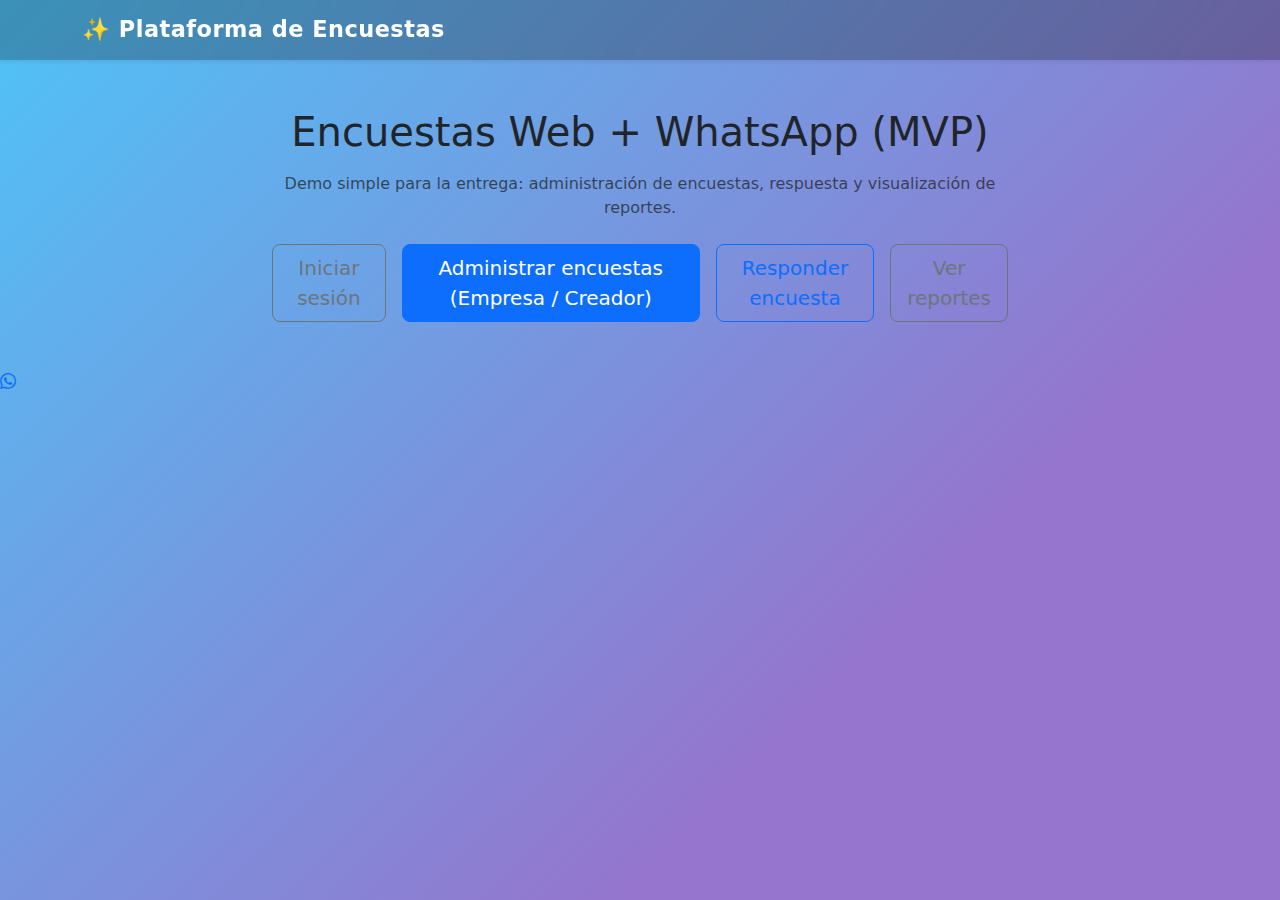
<file: index.html>
<!DOCTYPE html>
<html lang="es">
  <head>
    <meta charset="UTF-8" />
    <title>Plataforma de Encuestas - MVP</title>

    <!-- Bootstrap por CDN -->
    <link
        href="https://cdn.jsdelivr.net/npm/bootstrap@5.3.3/dist/css/bootstrap.min.css"
        rel="stylesheet"
    >

    <!-- Iconos -->
    <link
        rel="stylesheet"
        href="https://cdn.jsdelivr.net/npm/bootstrap-icons@1.11.3/font/bootstrap-icons.min.css"
    >

    <link rel="stylesheet" href="src/css/home.css" />
  </head>

  <body>
    <nav class="navbar navbar-dark shadow-sm">
      <div class="container">
        <span class="navbar-brand">✨ Plataforma de Encuestas</span>
      </div>
    </nav>

    <main class="container py-5">
        <div class="row justify-content-center">
            <div class="col-md-8 text-center">
                <h1 class="mb-3">Encuestas Web + WhatsApp (MVP)</h1>
                <p class="text-muted">
                    Demo simple para la entrega: administración de encuestas, respuesta y visualización de reportes.
                </p>

                <div class="d-flex flex-column flex-md-row justify-content-center gap-3 mt-4">
                    <a href="src/pages/login.html" class="btn btn-outline-secondary btn-lg">
                        Iniciar sesión
                    </a>
                    <a href="src/pages/admin-encuestas.html" class="btn btn-primary btn-lg">
                        Administrar encuestas (Empresa / Creador)
                    </a>
                    <a href="src/pages/responder.html" class="btn btn-outline-primary btn-lg">
                        Responder encuesta
                    </a>
                    <a href="src/pages/reportes.html" class="btn btn-outline-secondary btn-lg">
                        Ver reportes
                    </a>
                </div>
            </div>
        </div>
    </main>

    <!-- Botón flotante de WhatsApp -->
    <a
        href="#"
        class="whatsapp-float"
        title="Integración WhatsApp (futuro)"
    >
        <i class="bi bi-whatsapp"></i>
    </a>

    <script src="src/js/app.js"></script>
  </body>
</html>
</file>
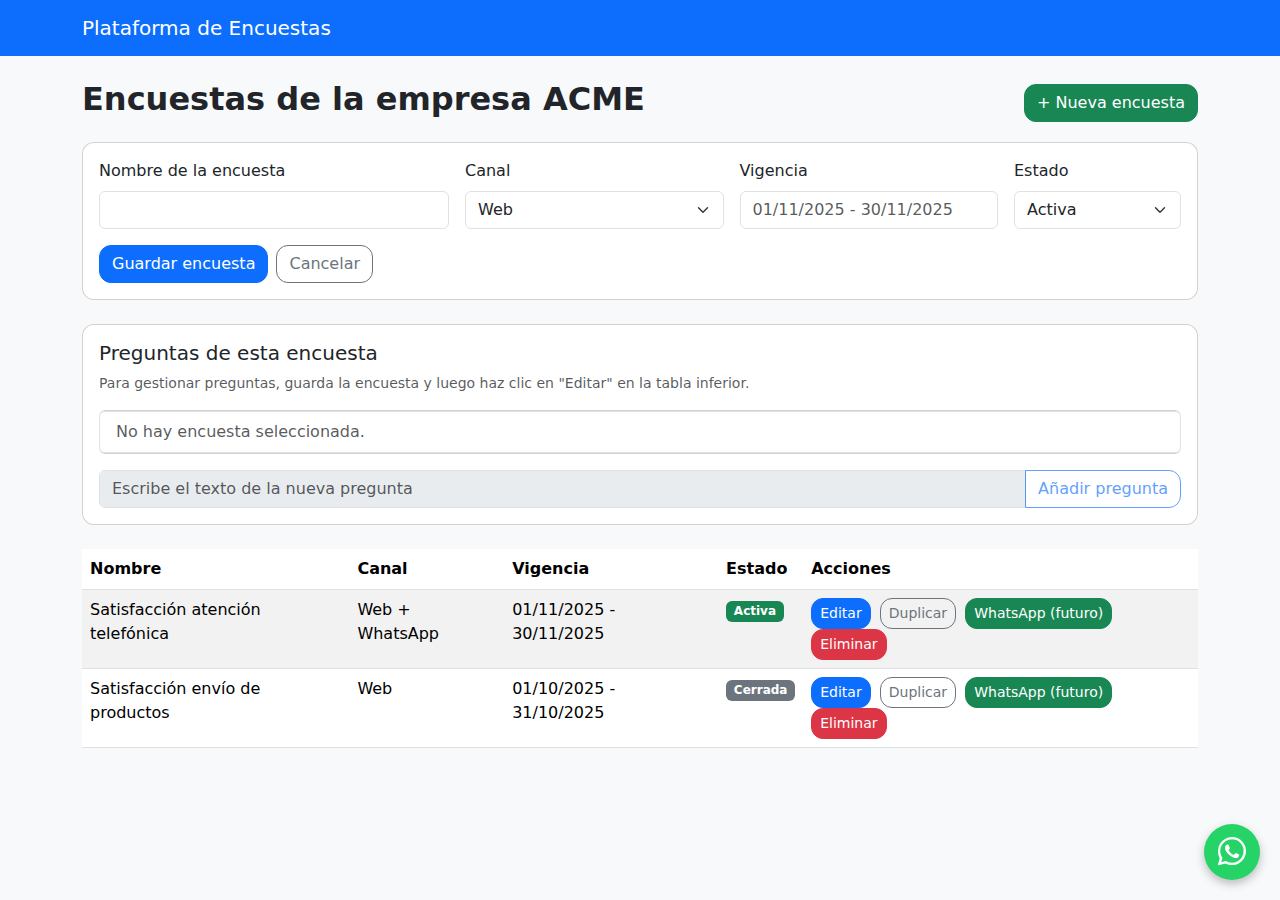
<file: src/pages/admin-encuestas.html>
<!DOCTYPE html>
<html lang="es">
  <head>
    <meta charset="UTF-8" />
    <title>Administrar encuestas</title>

    <link
        href="https://cdn.jsdelivr.net/npm/bootstrap@5.3.3/dist/css/bootstrap.min.css"
        rel="stylesheet"
    >
    <!-- Iconos -->
    <link
        rel="stylesheet"
        href="https://cdn.jsdelivr.net/npm/bootstrap-icons@1.11.3/font/bootstrap-icons.min.css"
    >
    <link rel="stylesheet" href="../css/style.css">
</head>
<body class="bg-light">
    <nav class="navbar navbar-expand-lg navbar-dark bg-primary">
        <div class="container">
            <a class="navbar-brand" href="../../index.html">Plataforma de Encuestas</a>
        </div>
    </nav>

    <main class="container py-4">
        <div class="d-flex justify-content-between align-items-center mb-3">
            <h2>Encuestas de la empresa ACME</h2>
            <button class="btn btn-success" id="btn-nueva-encuesta">+ Nueva encuesta</button>
        </div>

        <!-- Formulario para crear / editar encuesta -->
        <form id="encuesta-form" class="card card-body mb-4">
            <input type="hidden" id="encuesta-id">
            <div class="row g-3">
                <div class="col-md-4">
                    <label for="encuesta-nombre" class="form-label">Nombre de la encuesta</label>
                    <input type="text" class="form-control" id="encuesta-nombre" required>
                </div>
                <div class="col-md-3">
                    <label for="encuesta-canal" class="form-label">Canal</label>
                    <select class="form-select" id="encuesta-canal" required>
                        <option value="Web">Web</option>
                        <option value="Web + WhatsApp">Web + WhatsApp</option>
                        <option value="WhatsApp">WhatsApp</option>
                    </select>
                </div>
                <div class="col-md-3">
                    <label for="encuesta-vigencia" class="form-label">Vigencia</label>
                    <input type="text" class="form-control" id="encuesta-vigencia" placeholder="01/11/2025 - 30/11/2025" required>
                </div>
                <div class="col-md-2">
                    <label for="encuesta-estado" class="form-label">Estado</label>
                    <select class="form-select" id="encuesta-estado" required>
                        <option value="Activa">Activa</option>
                        <option value="Cerrada">Cerrada</option>
                    </select>
                </div>
            </div>

            <div class="mt-3 d-flex gap-2">
                <button type="submit" class="btn btn-primary">Guardar encuesta</button>
                <button class="btn btn-outline-secondary" id="encuesta-cancelar">Cancelar</button>
            </div>
        </form>

        <!-- SECCIÓN DE PREGUNTAS -->
        <section class="card card-body mb-4">
            <h5 class="mb-2">Preguntas de esta encuesta</h5>
            <p class="text-muted small mb-3" id="preguntas-ayuda">
                Para gestionar preguntas, primero guarda la encuesta y luego haz clic en <strong>Editar</strong> en la tabla inferior.
            </p>

            <ul class="list-group mb-3" id="preguntas-list">
            </ul>

            <div class="input-group">
                <input
                    type="text"
                    class="form-control"
                    id="nueva-pregunta-texto"
                    placeholder="Escribe el texto de la nueva pregunta"
                    disabled
                >
                <button class="btn btn-outline-primary" id="btn-agregar-pregunta" disabled>
                    Añadir pregunta
                </button>
            </div>
        </section>

        <!-- Tabla de encuestas -->
        <table class="table table-striped">
            <thead>
              <tr>
                <th>Nombre</th>
                <th>Canal</th>
                <th>Vigencia</th>
                <th>Estado</th>
                <th>Acciones</th>
              </tr>
            </thead>
            <tbody id="encuestas-tbody">
            </tbody>
          </table>
        </div>
      </div>
    </main>

    <!-- Botón flotante de WhatsApp -->
    <a
        href="#"
        class="whatsapp-float"
        title="Integración WhatsApp (futuro)"
    >
        <i class="bi bi-whatsapp"></i>
    </a>

    <script src="../js/app.js"></script>
</body>
</html>
<script src="../js/app.js" defer></script>
</file>
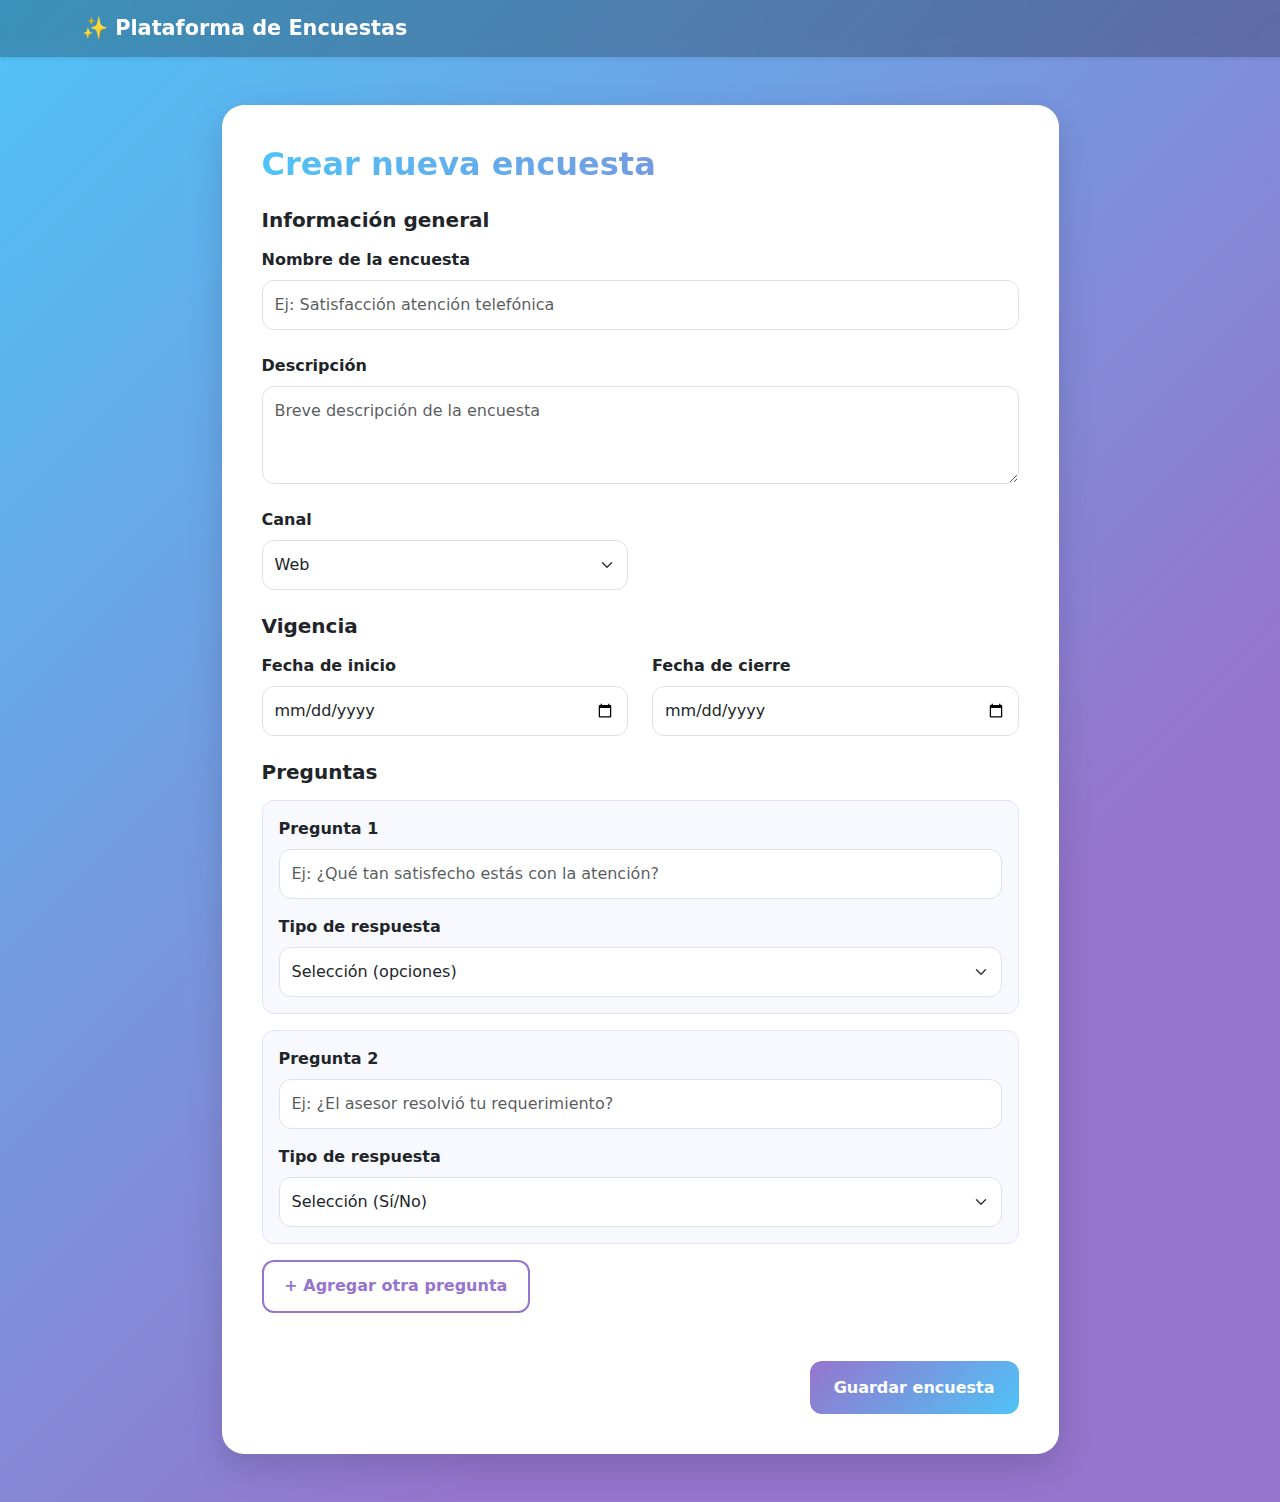
<file: src/pages/crear_encuesta.html>
<!DOCTYPE html>
<html lang="es">
  <head>
    <meta charset="UTF-8" />
    <title>Nueva encuesta</title>

    <link
      href="https://cdn.jsdelivr.net/npm/bootstrap@5.3.3/dist/css/bootstrap.min.css"
      rel="stylesheet"
    />
    <link rel="stylesheet" href="../css/crear_encuesta.css" />
  </head>

  <body>
    <nav class="navbar navbar-dark shadow-sm">
      <div class="container">
        <a class="navbar-brand" href="../../index.html"
          >✨ Plataforma de Encuestas</a
        >
      </div>
    </nav>

    <main class="container py-5 d-flex justify-content-center">
      <div class="col-md-9">
        <div class="page-card">
          <h2 class="title-gradient mb-3">Crear nueva encuesta</h2>

          <form class="mt-4">
            <!-- INFORMACIÓN GENERAL -->
            <h5 class="fw-bold mb-3">Información general</h5>

            <div class="mb-4">
              <label class="form-label fw-semibold"
                >Nombre de la encuesta</label
              >
              <input
                type="text"
                class="form-control"
                placeholder="Ej: Satisfacción atención telefónica"
              />
            </div>

            <div class="mb-4">
              <label class="form-label fw-semibold">Descripción</label>
              <textarea
                class="form-control"
                rows="3"
                placeholder="Breve descripción de la encuesta"
              ></textarea>
            </div>

            <div class="row mb-4">
              <div class="col-md-6">
                <label class="form-label fw-semibold">Canal</label>
                <select class="form-select">
                  <option>Web</option>
                  <option>WhatsApp</option>
                  <option>Web + WhatsApp</option>
                </select>
              </div>
            </div>

            <!-- FECHAS -->
            <h5 class="fw-bold mt-4 mb-3">Vigencia</h5>

            <div class="row mb-4">
              <div class="col-md-6">
                <label class="form-label fw-semibold">Fecha de inicio</label>
                <input type="date" class="form-control" />
              </div>
              <div class="col-md-6">
                <label class="form-label fw-semibold">Fecha de cierre</label>
                <input type="date" class="form-control" />
              </div>
            </div>

            <!-- PREGUNTAS -->
            <h5 class="fw-bold mt-4 mb-3">Preguntas</h5>

            <div class="question-box">
              <label class="form-label fw-semibold">Pregunta 1</label>
              <input
                type="text"
                class="form-control mb-3"
                placeholder="Ej: ¿Qué tan satisfecho estás con la atención?"
              />

              <label class="form-label fw-semibold">Tipo de respuesta</label>
              <select class="form-select">
                <option>Selección (opciones)</option>
                <option>Respuesta abierta</option>
                <option>Escala 1-5</option>
              </select>
            </div>

            <div class="question-box">
              <label class="form-label fw-semibold">Pregunta 2</label>
              <input
                type="text"
                class="form-control mb-3"
                placeholder="Ej: ¿El asesor resolvió tu requerimiento?"
              />

              <label class="form-label fw-semibold">Tipo de respuesta</label>
              <select class="form-select">
                <option>Selección (Sí/No)</option>
                <option>Respuesta abierta</option>
              </select>
            </div>

            <button type="button" class="btn btn-outline-custom mb-4">
              + Agregar otra pregunta
            </button>

            <!-- BOTÓN -->
            <div class="d-flex justify-content-end mt-4">
              <button type="submit" class="btn btn-primary-custom">
                Guardar encuesta
              </button>
            </div>
          </form>
        </div>
      </div>
    </main>
  </body>
</html>
</file>
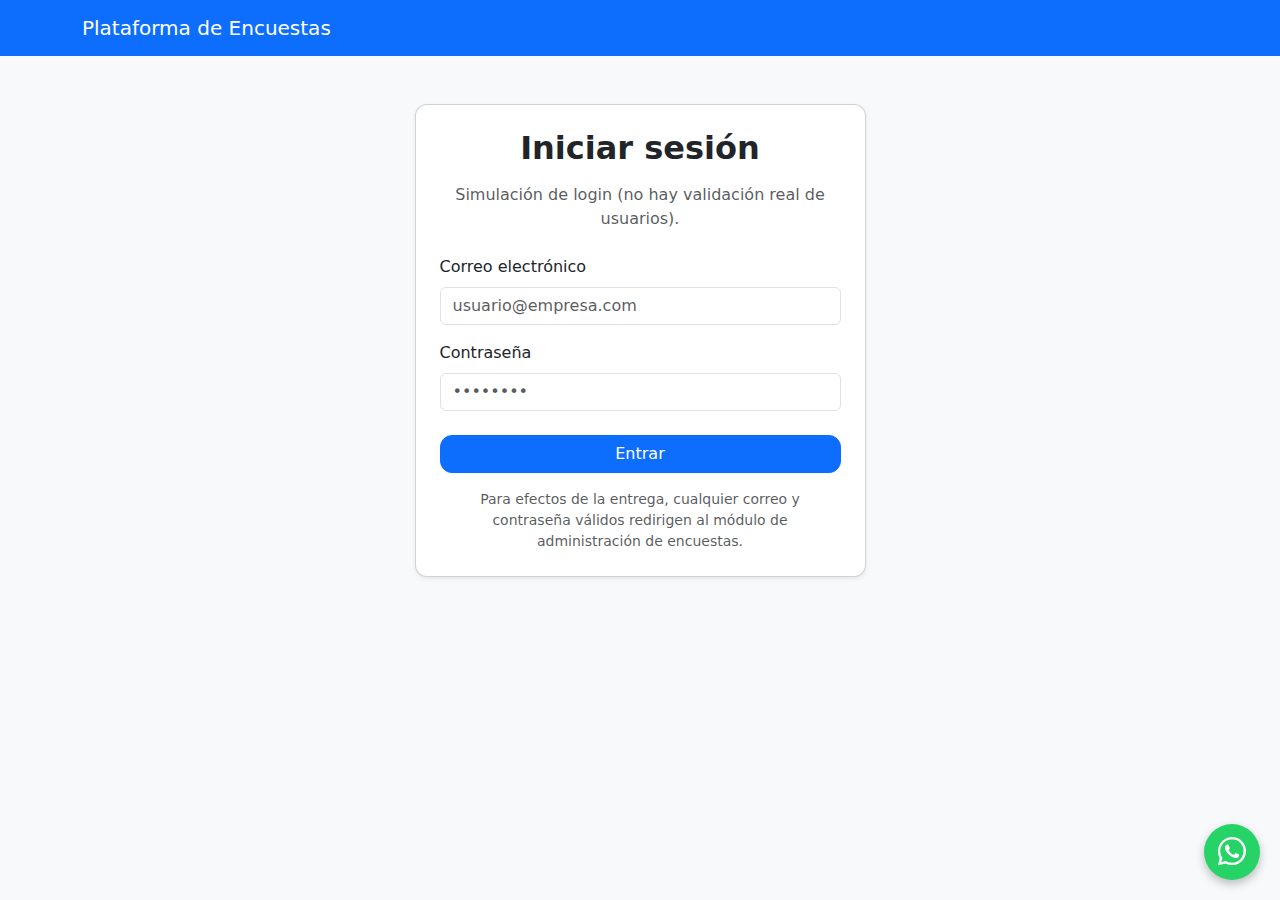
<file: src/pages/login.html>
<!DOCTYPE html>
<html lang="es">
<head>
    <meta charset="UTF-8" />
    <title>Iniciar sesión - Plataforma de Encuestas</title>
    <link
        href="https://cdn.jsdelivr.net/npm/bootstrap@5.3.3/dist/css/bootstrap.min.css"
        rel="stylesheet"
    >
    <!-- Iconos -->
    <link
        rel="stylesheet"
        href="https://cdn.jsdelivr.net/npm/bootstrap-icons@1.11.3/font/bootstrap-icons.min.css"
    >
    <link rel="stylesheet" href="../css/style.css">
</head>
<body class="bg-light">
    <nav class="navbar navbar-expand-lg navbar-dark bg-primary">
        <div class="container">
            <a class="navbar-brand" href="../../index.html">Plataforma de Encuestas</a>
        </div>
    </nav>

    <main class="container py-5">
        <div class="row justify-content-center">
            <div class="col-md-5">
                <div class="card shadow-sm">
                    <div class="card-body p-4">
                        <h2 class="mb-3 text-center">Iniciar sesión</h2>
                        <p class="text-muted text-center mb-4">
                            Simulación de login (no hay validación real de usuarios).
                        </p>

                        <form id="login-form">
                            <div class="mb-3">
                                <label for="login-email" class="form-label">Correo electrónico</label>
                                <input
                                    type="email"
                                    class="form-control"
                                    id="login-email"
                                    placeholder="usuario@empresa.com"
                                    required
                                >
                            </div>

                            <div class="mb-3">
                                <label for="login-password" class="form-label">Contraseña</label>
                                <input
                                    type="password"
                                    class="form-control"
                                    id="login-password"
                                    placeholder="••••••••"
                                    required
                                >
                            </div>

                            <div class="d-grid mt-4">
                                <button type="submit" class="btn btn-primary">
                                    Entrar
                                </button>
                            </div>
                        </form>

                        <p class="text-muted small text-center mt-3 mb-0">
                            Para efectos de la entrega, cualquier correo y contraseña válidos
                            redirigen al módulo de administración de encuestas.
                        </p>
                    </div>
                </div>
            </div>
        </div>
    </main>

    <!-- Botón flotante de WhatsApp (demo / futuro) -->
    <a
        href="#"
        class="whatsapp-float"
        title="Integración WhatsApp (futuro)"
    >
        <i class="bi bi-whatsapp"></i>
    </a>

    <script src="../js/app.js"></script>

    
    <script>
        document.addEventListener('DOMContentLoaded', function () {
            const form = document.getElementById('login-form');
            if (!form) return;

            form.addEventListener('submit', function (e) {
                e.preventDefault();

                const email = document.getElementById('login-email').value.trim();
                const password = document.getElementById('login-password').value.trim();

                if (!email || !password) {
                    alert('Por favor ingresa correo y contraseña.');
                    return;
                }

                // Redirección al módulo de administración
                window.location.href = 'admin-encuestas.html';
            });
        });
    </script>
</body>
</html>
</file>
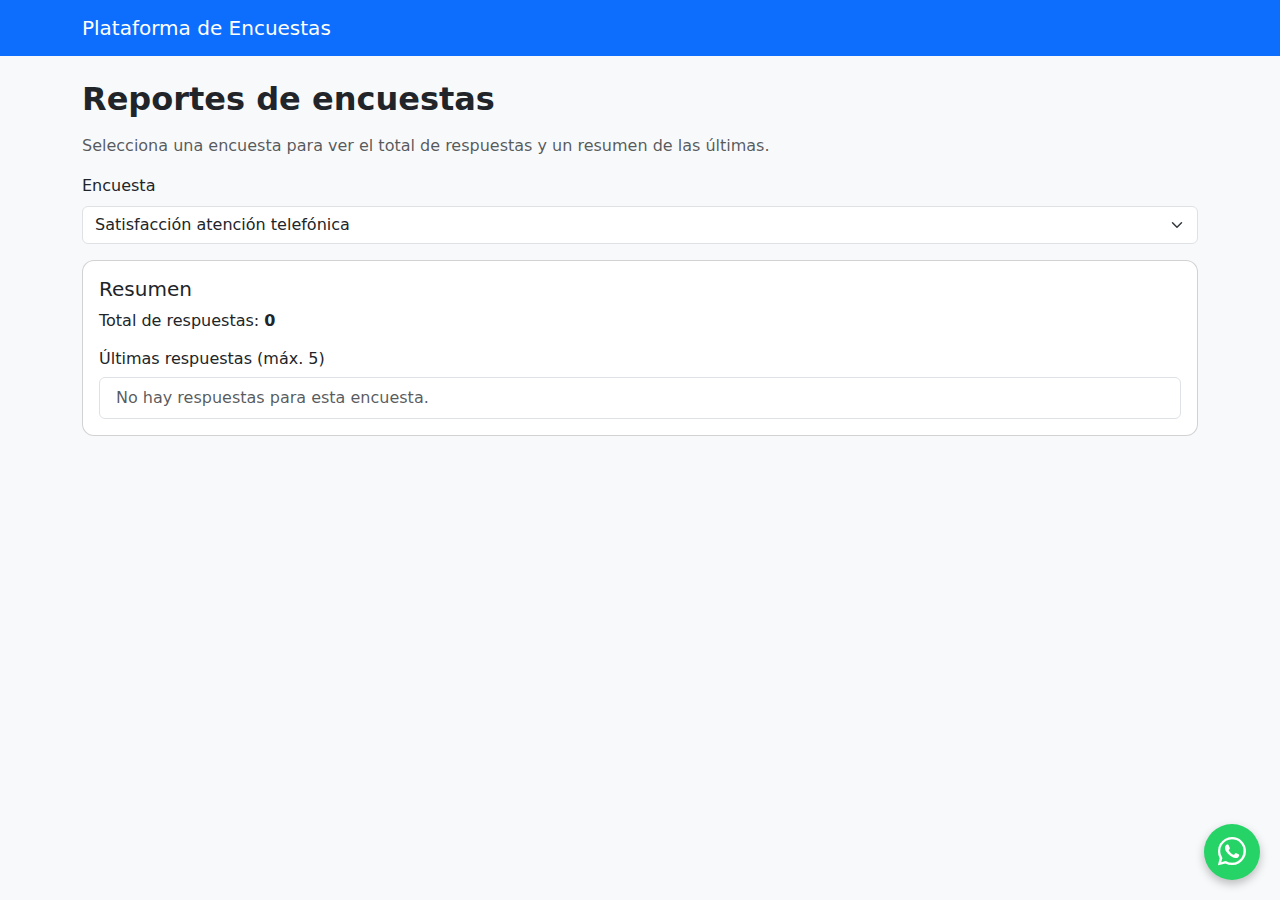
<file: src/pages/reportes.html>
<!DOCTYPE html>
<html lang="es">
<head>
    <meta charset="UTF-8" />
    <title>Reportes de encuestas</title>
    <link
        href="https://cdn.jsdelivr.net/npm/bootstrap@5.3.3/dist/css/bootstrap.min.css"
        rel="stylesheet"
    >
    <!-- Iconos -->
    <link
        rel="stylesheet"
        href="https://cdn.jsdelivr.net/npm/bootstrap-icons@1.11.3/font/bootstrap-icons.min.css"
    >
    <link rel="stylesheet" href="../css/style.css">
</head>
<body class="bg-light">
    <nav class="navbar navbar-expand-lg navbar-dark bg-primary">
        <div class="container">
            <a class="navbar-brand" href="../../index.html">Plataforma de Encuestas</a>
        </div>
    </nav>

    <main class="container py-4">
        <h2 class="mb-3">Reportes de encuestas</h2>
        <p class="text-muted">
            Selecciona una encuesta para ver el total de respuestas y un resumen de las últimas.
        </p>

        <div class="mb-3">
            <label for="reporte-encuesta-select" class="form-label">Encuesta</label>
            <select class="form-select" id="reporte-encuesta-select">
            </select>
        </div>

        <p id="reporte-sin-encuestas" class="text-muted d-none">
            No hay encuestas registradas. Crea encuestas desde el módulo de administración.
        </p>

        <div class="card mt-3">
            <div class="card-body">
                <h5 class="card-title">Resumen</h5>
                <p class="card-text">
                    Total de respuestas:
                    <strong><span id="reporte-total-respuestas">0</span></strong>
                </p>

                <h6 class="mt-3">Últimas respuestas (máx. 5)</h6>
                <ul class="list-group" id="reporte-lista-respuestas">
                </ul>
            </div>
        </div>
    </main>

    <!-- Botón flotante de WhatsApp -->
    <a
        href="#"
        class="whatsapp-float"
        title="Integración WhatsApp (futuro)"
    >
        <i class="bi bi-whatsapp"></i>
    </a>

    <script src="../js/app.js"></script>
</body>
</html>
</file>
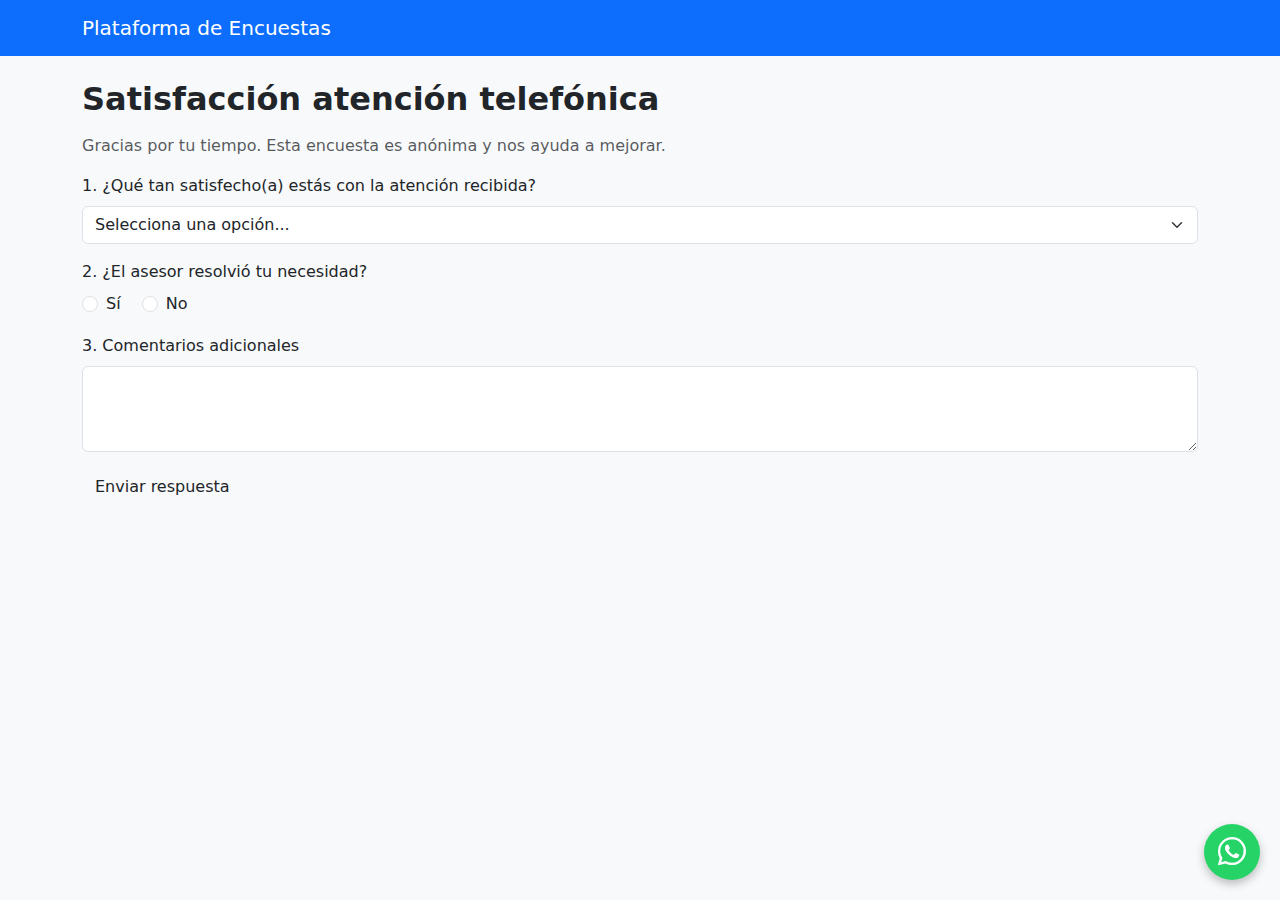
<file: src/pages/responder.html>
<!DOCTYPE html>
<html lang="es">
  <head>
    <meta charset="UTF-8" />
    <title>Responder encuesta</title>

    <link
        href="https://cdn.jsdelivr.net/npm/bootstrap@5.3.3/dist/css/bootstrap.min.css"
        rel="stylesheet"
    >
    <!-- Iconos -->
    <link
        rel="stylesheet"
        href="https://cdn.jsdelivr.net/npm/bootstrap-icons@1.11.3/font/bootstrap-icons.min.css"
    >
    <link rel="stylesheet" href="../css/style.css">
</head>
<body class="bg-light">
    <nav class="navbar navbar-expand-lg navbar-dark bg-primary">
        <div class="container">
            <a class="navbar-brand" href="../../index.html">Plataforma de Encuestas</a>
        </div>
    </nav>

    <main class="container py-4">
        <h2 class="mb-3" id="titulo-encuesta">Encuesta de satisfacción atención telefónica</h2>
        <p class="text-muted" id="descripcion-encuesta">
            Gracias por tu tiempo. Esta encuesta es anónima y nos ayuda a mejorar.
        </p>

        <div id="mensaje-exito" class="alert alert-success d-none">
            ¡Gracias por responder la encuesta!
        </div>

        <form class="mt-3" id="responder-encuesta-form">
            <input type="hidden" id="responder-encuesta-id">

            <div class="mb-3">
                <label class="form-label">1. ¿Qué tan satisfecho(a) estás con la atención recibida?</label>
                <select class="form-select" name="satisfaccion" required>
                    <option value="">Selecciona una opción...</option>
                    <option>Muy satisfecho(a)</option>
                    <option>Satisfecho(a)</option>
                    <option>Ni satisfecho ni insatisfecho</option>
                    <option>Insatisfecho(a)</option>
                    <option>Muy insatisfecho(a)</option>
                </select>
            </div>

            <div class="mb-3">
                <label class="form-label">2. ¿El asesor resolvió tu necesidad?</label>
                <div>
                    <div class="form-check form-check-inline">
                        <input class="form-check-input" type="radio" name="resolvio" id="resolvioSi" value="Sí" required>
                        <label class="form-check-label" for="resolvioSi">Sí</label>
                    </div>
                    <div class="form-check form-check-inline">
                        <input class="form-check-input" type="radio" name="resolvio" id="resolvioNo" value="No">
                        <label class="form-check-label" for="resolvioNo">No</label>
                    </div>
                </div>
            </div>

            <div class="mb-3">
                <label class="form-label">3. Comentarios adicionales</label>
                <textarea class="form-control" rows="3" name="comentarios"></textarea>
            </div>

            <button type="submit" class="btn btn-primary-custom">
              Enviar respuesta
            </button>
          </form>
        </div>
      </div>
    </main>

    <!-- Botón flotante de WhatsApp -->
    <a
        href="#"
        class="whatsapp-float"
        title="Integración WhatsApp (futuro)"
    >
        <i class="bi bi-whatsapp"></i>
    </a>

    <script src="../js/app.js"></script>
</body>
</html>
</file>
<file: src/css/home.css>
body {
  background: linear-gradient(135deg, #4fc3f7, #9575cd 70%);
  min-height: 100vh;
  display: flex;
  flex-direction: column;
}

.navbar {
  background: rgba(0, 0, 0, 0.25) !important;
  backdrop-filter: blur(8px);
}

.navbar-brand {
  font-size: 1.4rem;
  font-weight: bold;
  letter-spacing: 0.5px;
}

.hero-card {
  background: white;
  padding: 3rem;
  border-radius: 22px;
  box-shadow: 0 12px 35px rgba(0, 0, 0, 0.15);
}

.hero-title {
  font-weight: 800;
  font-size: 2.4rem;
  background: linear-gradient(90deg, #4fc3f7, #9575cd);
  -webkit-background-clip: text;
  color: transparent;
}

.subtitle {
  font-size: 1.15rem;
  color: #6b6b6b;
}

.btn-modern {
  padding: 1rem 2rem;
  border-radius: 14px;
  font-weight: 600;
  font-size: 1.1rem;
  transition: transform 0.15s ease, box-shadow 0.2s ease;
}

.btn-modern:hover {
  transform: translateY(-3px);
  box-shadow: 0 6px 20px rgba(0, 0, 0, 0.15);
}

.btn-primary-custom {
  background: linear-gradient(135deg, #9575cd, #4fc3f7);
  border: none;
  color: white;
}

.btn-outline-custom {
  border: 2px solid #9575cd;
  color: #9575cd;
}

.btn-outline-custom:hover {
  background: #9575cd;
  color: white;
}
</file>
<file: src/css/style.css>
body {
    font-family: system-ui, -apple-system, BlinkMacSystemFont, "Segoe UI", sans-serif;
}

main h1,
main h2 {
    font-weight: 600;
}

.card {
    border-radius: 0.75rem;
}

.btn {
    border-radius: 0.75rem;
}

/* Estilos para el botón flotante de WhatsApp */
.whatsapp-float {
    position: fixed;
    bottom: 20px;
    right: 20px;
    width: 56px;
    height: 56px;
    border-radius: 50%;
    background-color: #25D366; /* Color verde de WhatsApp */
    display: flex;
    align-items: center;
    justify-content: center;
    color: #ffffff;
    text-decoration: none;
    box-shadow: 0 4px 10px rgba(0,0,0,0.25);
    z-index: 1000;
}

.whatsapp-float:hover {
    transform: scale(1.05);
    box-shadow: 0 6px 14px rgba(0,0,0,0.3);
}

/* Icono dentro del botón flotante */
.whatsapp-float i {
    line-height: 1;
    font-size: 28px;
}
</file>
<file: src/css/crear_encuesta.css>
body {
  background: linear-gradient(135deg, #4fc3f7, #9575cd 70%);
  min-height: 100vh;
  display: flex;
  flex-direction: column;
}

.navbar {
  background: rgba(0, 0, 0, 0.25) !important;
  backdrop-filter: blur(8px);
}

.navbar-brand {
  font-size: 1.3rem;
  font-weight: bold;
}

.page-card {
  background: white;
  padding: 2.5rem;
  border-radius: 22px;
  box-shadow: 0 12px 35px rgba(0, 0, 0, 0.15);
}

.title-gradient {
  font-weight: 800;
  font-size: 2rem;
  background: linear-gradient(90deg, #4fc3f7, #9575cd);
  -webkit-background-clip: text;
  color: transparent;
}

.form-control,
.form-select {
  border-radius: 12px;
  padding: 0.75rem;
}

.btn-primary-custom {
  background: linear-gradient(135deg, #9575cd, #4fc3f7);
  border: none;
  color: white;
  font-weight: 600;
  border-radius: 12px;
  padding: 0.9rem 1.5rem;
}

.btn-primary-custom:hover {
  opacity: 0.9;
}

.btn-outline-custom {
  border-radius: 12px;
  padding: 0.8rem 1.3rem;
  border: 2px solid #9575cd;
  color: #9575cd;
  font-weight: 600;
}

.btn-outline-custom:hover {
  background: #9575cd;
  color: white;
}

.question-box {
  background: #f8f9ff;
  padding: 1rem;
  border-radius: 12px;
  border: 1px solid #e3e1ff;
  margin-bottom: 1rem;
}
</file>
